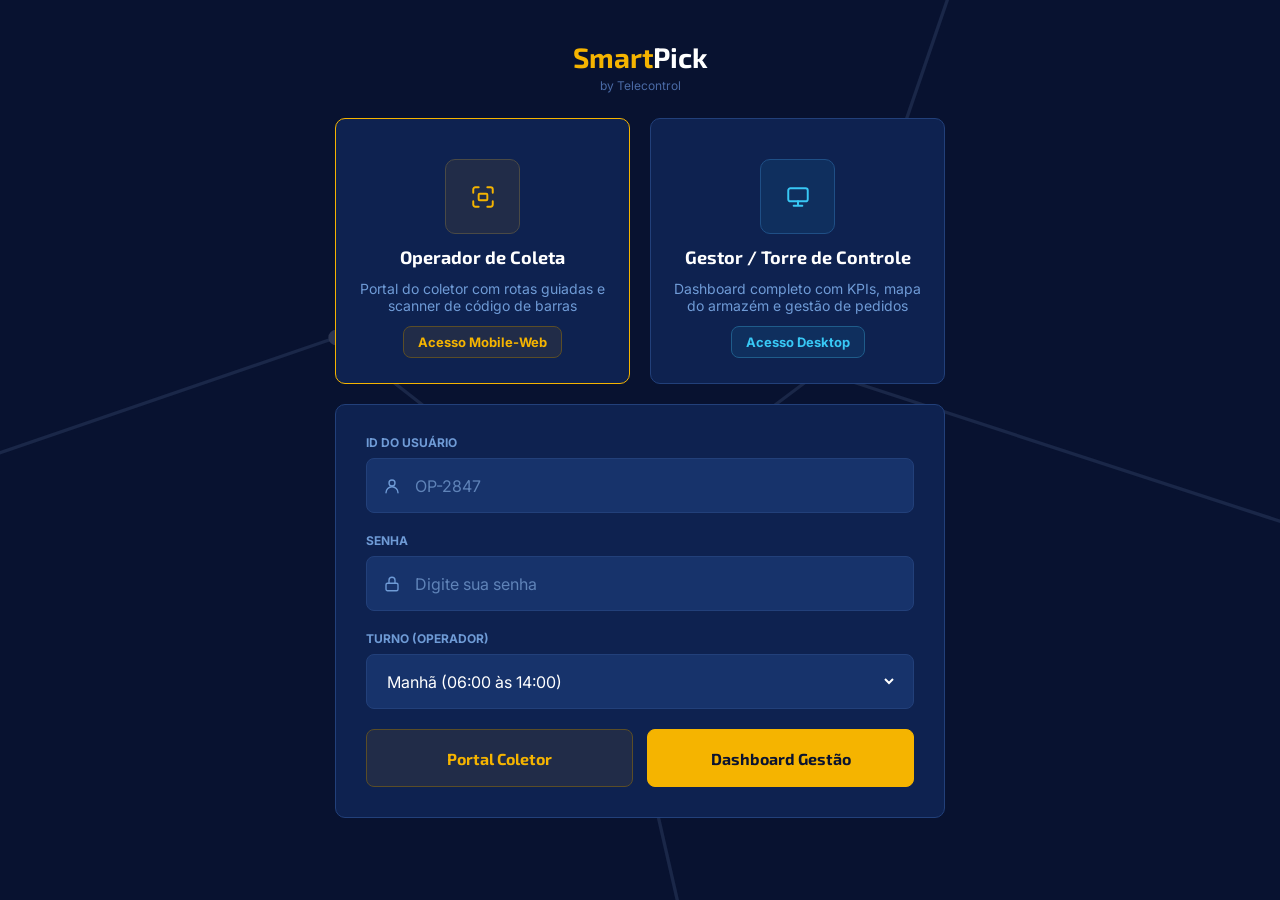
<file: index.html>
<!DOCTYPE html>
<html lang="pt-BR">
<head>
  <meta charset="UTF-8">
  <meta name="viewport" content="width=device-width, initial-scale=1">
  <title>Acesso ao sistema</title>
  <link rel="preconnect" href="https://fonts.googleapis.com">
  <link rel="preconnect" href="https://fonts.gstatic.com" crossorigin>
  <link href="https://fonts.googleapis.com/css2?family=Exo+2:wght@700;800&family=Inter:wght@400;500;600&display=swap" rel="stylesheet">
  <link rel="stylesheet" href="style.css">
</head>
<body>
  <div class="bg" aria-hidden="true">
    <svg viewBox="0 0 1200 800" preserveAspectRatio="xMidYMid slice">
      <g stroke="currentColor" stroke-width="3" fill="none">
        <path d="M-20 420 L330 300"/><path d="M330 300 L560 480"/>
        <path d="M560 480 L760 330"/><path d="M760 330 L880 -20"/>
        <path d="M560 480 L640 830"/><path d="M760 330 L1220 480"/>
      </g>
      <g fill="#2b3552"><circle cx="760" cy="330" r="11"/><circle cx="330" cy="300" r="7"/><circle cx="560" cy="480" r="7"/></g>
    </svg>
  </div>

  <main class="wrap">
    <div class="marca"><h1><span>Smart</span>Pick</h1><small>by Telecontrol</small></div>

    <section class="roles" aria-label="Tipo de acesso">
      <button type="button" class="role role--gold is-active" data-role="operador" aria-pressed="true">
        <span class="role__icon">
          <svg viewBox="0 0 24 24" width="26" height="26" fill="none" stroke="currentColor" stroke-width="1.8" stroke-linecap="round" stroke-linejoin="round"><path d="M3 8V5a2 2 0 0 1 2-2h3M16 3h3a2 2 0 0 1 2 2v3M21 16v3a2 2 0 0 1-2 2h-3M8 21H5a2 2 0 0 1-2-2v-3"/><rect x="8" y="9" width="8" height="6" rx="1"/></svg>
        </span>
        <h2>Operador de Coleta</h2>
        <p>Portal do coletor com rotas guiadas e scanner de código de barras</p>
        <span class="tag">Acesso Mobile-Web</span>
      </button>

      <button type="button" class="role role--cyan" data-role="gestor" aria-pressed="false">
        <span class="role__icon">
          <svg viewBox="0 0 24 24" width="26" height="26" fill="none" stroke="currentColor" stroke-width="1.8" stroke-linecap="round" stroke-linejoin="round"><rect x="3" y="4" width="18" height="12" rx="2"/><path d="M8 20h8M12 16v4"/></svg>
        </span>
        <h2>Gestor / Torre de Controle</h2>
        <p>Dashboard completo com KPIs, mapa do armazém e gestão de pedidos</p>
        <span class="tag">Acesso Desktop</span>
      </button>
    </section>

    <form id="loginForm" class="panel" novalidate>
      <div class="field">
        <label for="usuario">ID do usuário</label>
        <div class="input">
          <svg viewBox="0 0 24 24" width="18" height="18" fill="none" stroke="currentColor" stroke-width="1.8" stroke-linecap="round" stroke-linejoin="round"><circle cx="12" cy="8" r="4"/><path d="M4 21a8 8 0 0 1 16 0"/></svg>
          <input id="usuario" type="text" placeholder="OP-2847" autocomplete="username" required>
        </div>
      </div>

      <div class="field">
        <label for="senha">Senha</label>
        <div class="input">
          <svg viewBox="0 0 24 24" width="18" height="18" fill="none" stroke="currentColor" stroke-width="1.8" stroke-linecap="round" stroke-linejoin="round"><rect x="4" y="11" width="16" height="10" rx="2"/><path d="M8 11V7a4 4 0 0 1 8 0v4"/></svg>
          <input id="senha" type="password" placeholder="Digite sua senha" autocomplete="current-password" required>
        </div>
      </div>

      <div class="field" id="turnoField">
        <label for="turno">Turno (operador)</label>
        <div class="input input--select">
          <select id="turno">
            <option>Manhã (06:00 às 14:00)</option>
            <option>Tarde (14:00 às 22:00)</option>
            <option>Noite (22:00 às 06:00)</option>
          </select>
        </div>
      </div>

      <p id="erro" class="erro" role="alert" hidden></p>

      <div class="actions">
        <button type="submit" class="btn btn--ghost" data-destino="operador">Portal Coletor</button>
        <button type="submit" class="btn btn--primary" data-destino="gestor">Dashboard Gestão</button>
      </div>
    </form>
  </main>

  <script src="script.js"></script>
</body>
</html>
</file>
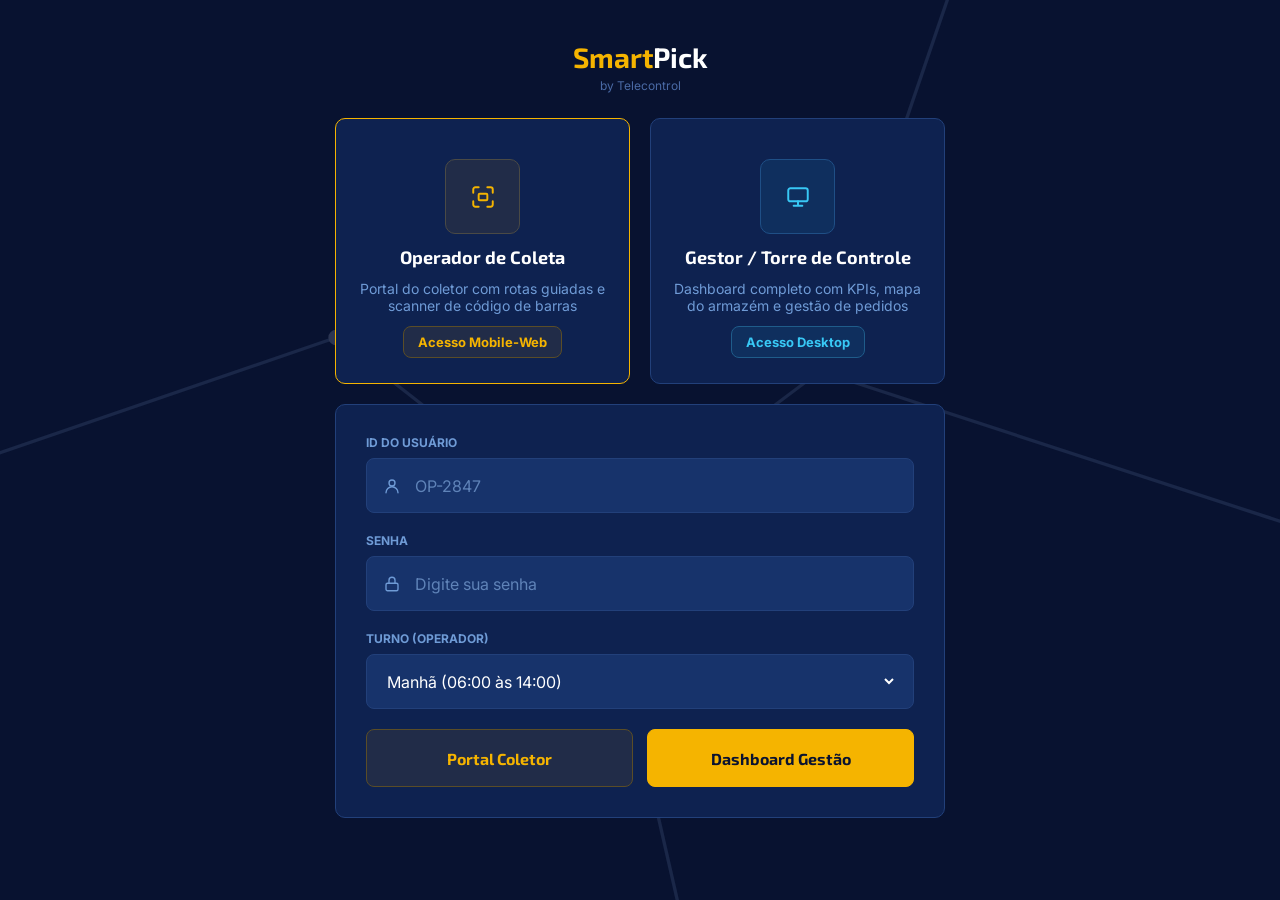
<file: catalogo.html>
<!DOCTYPE html>
<html lang="pt-BR">
<head>
  <meta charset="UTF-8">
  <meta name="viewport" content="width=device-width, initial-scale=1">
  <title>Catálogo SKU - SmartPick</title>
  <link href="https://fonts.googleapis.com/css2?family=Exo+2:wght@700;800&family=Inter:wght@400;500;600&family=JetBrains+Mono:wght@400;700&display=swap" rel="stylesheet">
  <link rel="stylesheet" href="catalogo.css">
  <link rel="stylesheet" href="modal.css">
</head>
<body>

  <aside class="sidebar" id="menu"></aside>

  <div class="principal">

    <header class="topo">
      <h2>Catálogo SKU</h2>
      <div>
        <span id="data"></span>
        <span class="status">Sistema ativo</span>
      </div>
    </header>

    <div class="conteudo">

      <section class="lista">
        <div class="lista-topo">
          <h3>Catálogo SKUs <span class="contador" id="contador"></span></h3>
          <input type="text" id="busca" placeholder="Buscar código, nome ou categoria...">
          <div class="filtros" id="filtros"></div>
        </div>
        <div id="itens"></div>
        <div class="paginas">
          <button id="btnAnterior" onclick="mudarPagina(-1)">Anterior</button>
          <span id="pagina"></span>
          <button id="btnProxima" onclick="mudarPagina(1)">Próxima</button>
        </div>
      </section>

      <section class="detalhe">
        <div class="detalhe-topo">
          <div>
            <p class="codigo" id="d-codigo"></p>
            <h2 id="d-nome"></h2>
            <p class="categoria" id="d-categoria"></p>
          </div>
          <div class="botoes">
            <button class="btn-editar" id="btnExcluir">Excluir</button>
            <button class="btn-editar" id="btnEditar">Editar</button>
            <button class="btn-editar" id="btnPrateleira">Prateleira</button>
            <button class="btn-salvar" id="btnNovo">+ Novo</button>
          </div>
        </div>

        <div class="nivel" id="d-nivel"></div>

        <div class="grade">
          <div class="caixa">
            <h4>DIMENSÕES E PESO</h4>
            <div class="medidas">
              <div><b id="d-comp"></b><span>Comprimento</span></div>
              <div><b id="d-larg"></b><span>Largura</span></div>
              <div><b id="d-alt"></b><span>Altura</span></div>
              <div><b id="d-peso"></b><span>Peso</span></div>
            </div>
          </div>

          <div class="caixa">
            <h4>LOCALIZAÇÃO</h4>
            <small>Zona</small>
            <p class="zona" id="d-zona"></p>
            <small>Endereço</small>
            <p class="endereco" id="d-endereco"></p>
            <div class="etiquetas" id="d-etiquetas"></div>
          </div>

          <div class="caixa">
            <h4>CÓDIGO DE BARRAS (EAN-13)</h4>
            <div class="barras" id="d-barras"></div>
            <p class="ean" id="d-ean"></p>
          </div>

          <div class="caixa">
            <h4>NÍVEL DE ESTOQUE</h4>
            <p class="qtd" id="d-qtd"></p>
            <div class="estoque-linha">
              <span>unidades</span>
              <span>Mínimo: <b id="d-min"></b></span>
            </div>
            <div class="barra-fundo"><div class="barra-cheia" id="d-barra"></div></div>
          </div>
        </div>
      </section>
    </div>
  </div>

  <div class="modal-fundo" id="modalFundo" hidden>
    <form class="modal" id="formProduto" novalidate>
      <h3 id="modalTitulo">Editar produto</h3>
      <div class="modal-grade">
        <div><label for="f-codigo">Código (SKU)</label><input id="f-codigo" maxlength="20"></div>
        <div><label for="f-categoria">Categoria</label><input id="f-categoria" maxlength="50"></div>
        <div class="inteiro"><label for="f-descricao">Nome</label><input id="f-descricao" maxlength="100"></div>
        <div><label for="f-quantidade">Quantidade</label><input id="f-quantidade" type="number" min="0"></div>
        <div><label for="f-minimo">Estoque mínimo</label><input id="f-minimo" type="number" min="0"></div>
        <div><label for="f-peso">Peso (kg)</label><input id="f-peso" type="number" step="0.01" min="0"></div>
        <div><label for="f-ean">EAN (13 números)</label><input id="f-ean" maxlength="13"></div>
        <div><label for="f-comp">Comprimento (cm)</label><input id="f-comp" type="number" step="0.01" min="0"></div>
        <div><label for="f-larg">Largura (cm)</label><input id="f-larg" type="number" step="0.01" min="0"></div>
        <div><label for="f-alt">Altura (cm)</label><input id="f-alt" type="number" step="0.01" min="0"></div>
      </div>
      <p class="modal-erro" id="modalErro" hidden></p>
      <div class="modal-botoes">
        <span class="espaco"></span>
        <button type="button" class="btn-modal-cancelar" id="btnCancelar">Cancelar</button>
        <button type="submit" class="btn-modal-salvar" id="btnSalvarProduto">Salvar</button>
      </div>
    </form>
  </div>

  <!-- Prateleira do produto: associar, mudar ou deixar sem -->
  <div class="modal-fundo" id="modalPrateleira" hidden>
    <form class="modal" id="formPrateleira" novalidate>
      <h3 id="prateleiraTitulo"></h3>
      <p class="modal-texto" id="prateleiraAtual"></p>
      <div class="modal-grade">
        <div><label for="a-prateleira">Prateleira</label><select id="a-prateleira"></select></div>
        <div><label for="a-zona">Zona</label><input id="a-zona" disabled></div>
        <div><label for="a-nivel">Nível</label><select id="a-nivel"></select></div>
        <div><label for="a-posicao">Posição</label><select id="a-posicao"></select></div>
      </div>
      <p class="modal-texto novo-endereco" id="a-endereco"></p>
      <p class="modal-erro" id="prateleiraErro" hidden></p>
      <div class="modal-botoes">
        <button type="button" class="btn-modal-excluir" id="btnSemPrateleira">Deixar sem prateleira</button>
        <span class="espaco"></span>
        <button type="button" class="btn-modal-cancelar" id="btnCancelarPrateleira">Cancelar</button>
        <button type="submit" class="btn-modal-salvar">Salvar</button>
      </div>
    </form>
  </div>

  <script src="menu.js"></script>
  <script src="catalogo.js"></script>
</body>
</html>
</file>
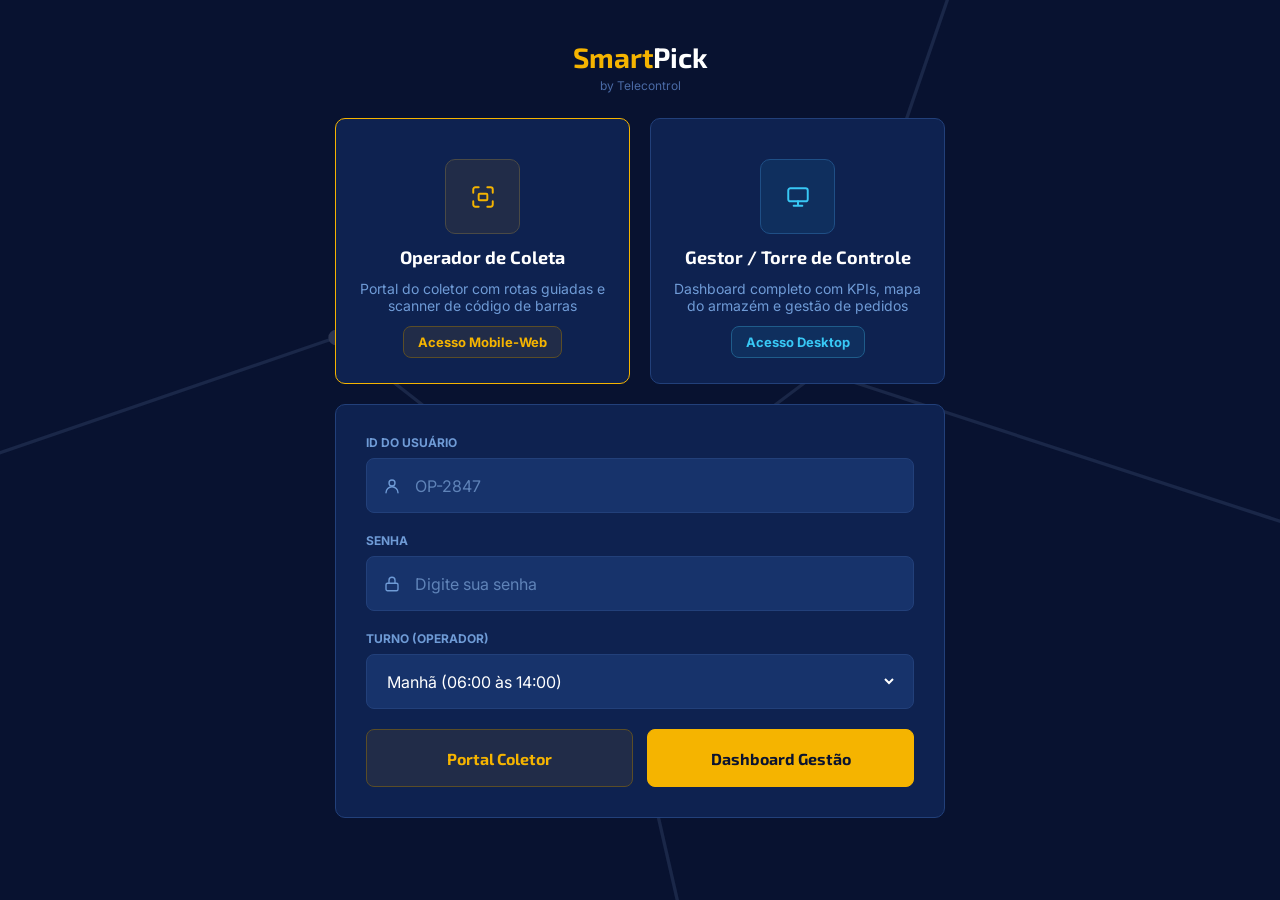
<file: coletor.html>
<!DOCTYPE html>
<html lang="pt-BR">
<head>
  <meta charset="UTF-8">
  <meta name="viewport" content="width=device-width, initial-scale=1">
  <title>Portal do Coletor - SmartPick</title>
  <link href="https://fonts.googleapis.com/css2?family=Exo+2:wght@700;800&family=Inter:wght@400;500;600&family=JetBrains+Mono:wght@400;700&display=swap" rel="stylesheet">
  <link rel="stylesheet" href="app.css">
</head>
<body>
  <div class="principal">
    <header class="topo">
      <h2><span class="amarelo">Smart</span>Pick · Portal do Coletor</h2>
      <div><span id="nomeColetor"></span><a href="index.html" class="sair-topo" onclick="sessionStorage.clear()">Sair</a></div>
    </header>

    <main class="pagina portal">
      <h4 class="portal-titulo">MEU PEDIDO</h4>
      <div class="card" id="meuPedido"></div>
      <p class="modal-erro" id="erro" hidden></p>

      <h4 class="portal-titulo">PEDIDOS PENDENTES</h4>
      <div id="pendentes"></div>
    </main>
  </div>

  <script src="coletor.js"></script>
</body>
</html>
</file>
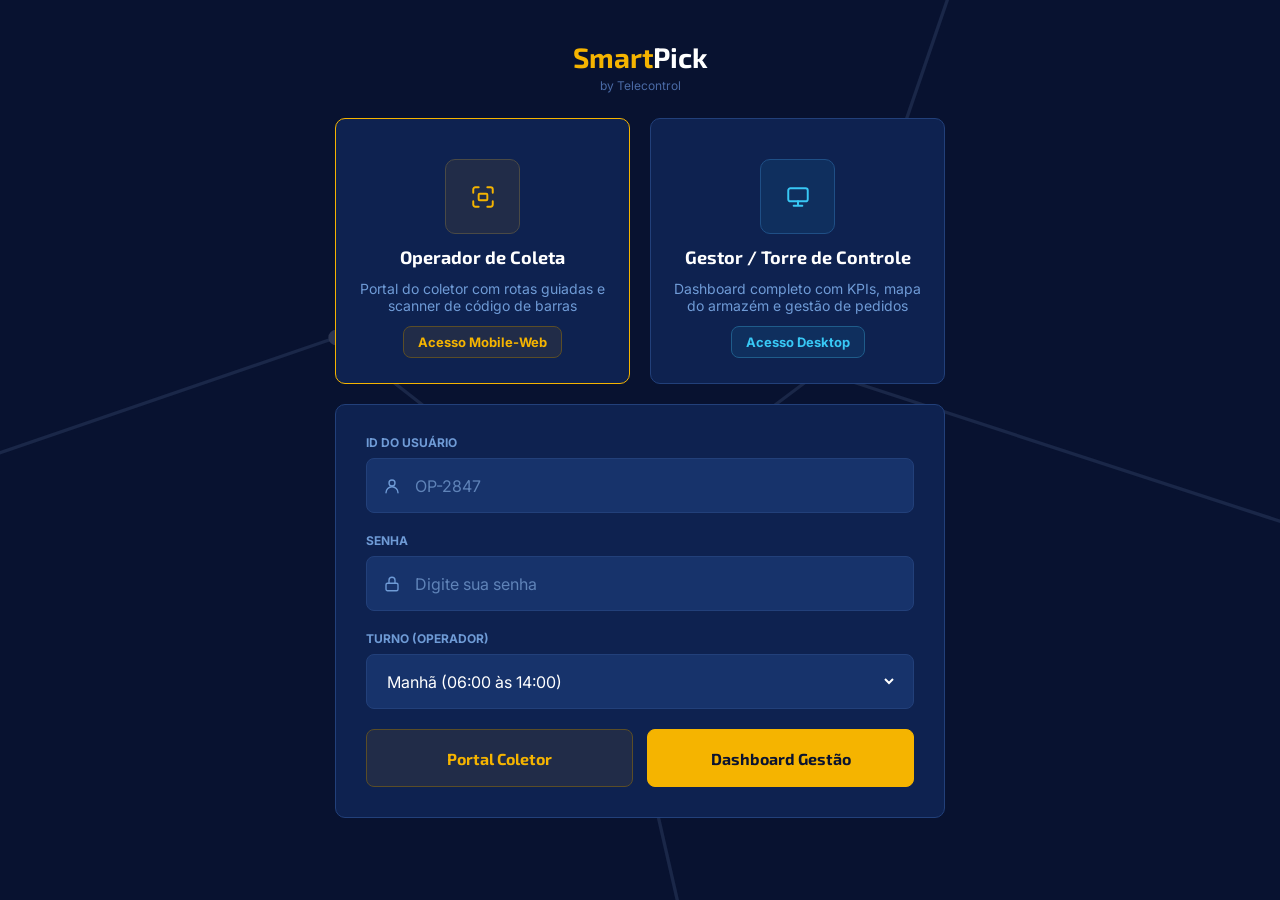
<file: mapa.html>
<!DOCTYPE html>
<html lang="pt-BR">
<head>
  <meta charset="UTF-8">
  <meta name="viewport" content="width=device-width, initial-scale=1">
  <title>Mapa do Armazém - SmartPick</title>
  <link href="https://fonts.googleapis.com/css2?family=Exo+2:wght@700;800&family=Inter:wght@400;500;600&family=JetBrains+Mono:wght@400;700&display=swap" rel="stylesheet">
  <link rel="stylesheet" href="app.css">
  <link rel="stylesheet" href="modal.css">
</head>
<body>
  <aside class="sidebar" id="menu"></aside>

  <div class="principal">
    <header class="topo">
      <h2>Mapa do Armazém</h2>
      <div><span id="data"></span><span class="status">Sistema ativo</span></div>
    </header>

    <main class="pagina">
      <div class="mapa-tela">

        <div class="rota">
          <h4>PEDIDOS EM COLETA</h4>
          <div id="listaColetores"></div>

          <h4 style="margin-top:20px">PADRÃO DO ARMAZÉM</h4>
          <div class="card padrao">
            <p><b>Nível 1 (chão)</b> produtos pesados e volumosos</p>
            <p><b>Nível 2</b> produtos médios e leves</p>
            <p><b>Nível 3</b> só produtos leves</p>
            <p class="padrao-regra"><span class="selo-acesso empilhadeira">Empilhadeira</span> nível 3, posição restrita ou produto com 20 kg ou mais</p>
            <p class="padrao-regra"><span class="selo-acesso manual">Manual</span> todo o resto</p>
          </div>
        </div>

        <div class="planta-area">
          <div class="cabeca">
            <div>
              <h1>Planta do Armazém</h1>
              <p class="sub" id="subtitulo">Carregando...</p>
            </div>
            <div class="legenda">
              <span><i style="background:#17336b;border:1px solid #3d68b8"></i>Prateleira</span>
              <span><i style="background:#0c1c44"></i>Corredor largo</span>
              <span><i style="background:#0c1c44;height:4px;vertical-align:middle"></i>Passagem estreita (só a pé)</span>
            </div>
          </div>

          <div class="planta-linha">
          <div class="card planta-caixa"><div id="planta"></div></div>

          <div class="stats4">
            <div class="card"><b id="s-total"></b><small>Posições</small></div>
            <div class="card"><b id="s-ocupadas"></b><small>Ocupadas</small></div>
            <div class="card"><b id="s-livres"></b><small>Livres</small></div>
            <div class="card"><b id="s-empilhadeira"></b><small>Produtos que pedem empilhadeira</small></div>
          </div>
          </div>

          <div class="card itens-caixa">
            <div class="itens-topo">
              <h3>Todos os itens do armazém</h3>
              <input type="text" id="busca" placeholder="Buscar produto, categoria ou posição...">
            </div>
            <table class="itens-tabela">
              <thead><tr><th>Código</th><th>Produto</th><th>Categoria</th><th>Posição</th><th>Peso</th><th>Qtd.</th><th>Acesso</th></tr></thead>
              <tbody id="itens"></tbody>
            </table>
            <div class="paginas-itens">
              <button class="btn-azul" id="btnAnterior" onclick="mudarPagina(-1)">Anterior</button>
              <span id="paginaTexto"></span>
              <button class="btn-azul" id="btnProxima" onclick="mudarPagina(1)">Próxima</button>
            </div>
          </div>
        </div>
      </div>
    </main>
  </div>

  <!-- Janela da prateleira, vista de frente -->
  <div class="modal-fundo" id="modalPrateleira" hidden>
    <div class="modal">
      <h3 id="prateleiraTitulo"></h3>
      <div id="prateleiraDesenho"></div>
      <div class="modal-botoes">
        <span class="espaco"></span>
        <button type="button" class="btn-modal-cancelar" onclick="fecharJanelas()">Fechar</button>
      </div>
    </div>
  </div>

  <!-- Janela do coletor, com os produtos e o caminho do pedido -->
  <div class="modal-fundo" id="modalColetor" hidden>
    <div class="modal grande">
      <h3 id="coletorTitulo"></h3>
      <p class="sub" id="coletorResumo"></p>
      <div class="coletor-janela">
        <div id="coletorPlanta"></div>
        <div id="coletorParadas"></div>
      </div>
      <div class="modal-botoes">
        <span class="espaco"></span>
        <button type="button" class="btn-modal-cancelar" onclick="fecharJanelas()">Fechar</button>
      </div>
    </div>
  </div>

  <script src="menu.js"></script>
  <script src="mapa.js"></script>
</body>
</html>
</file>
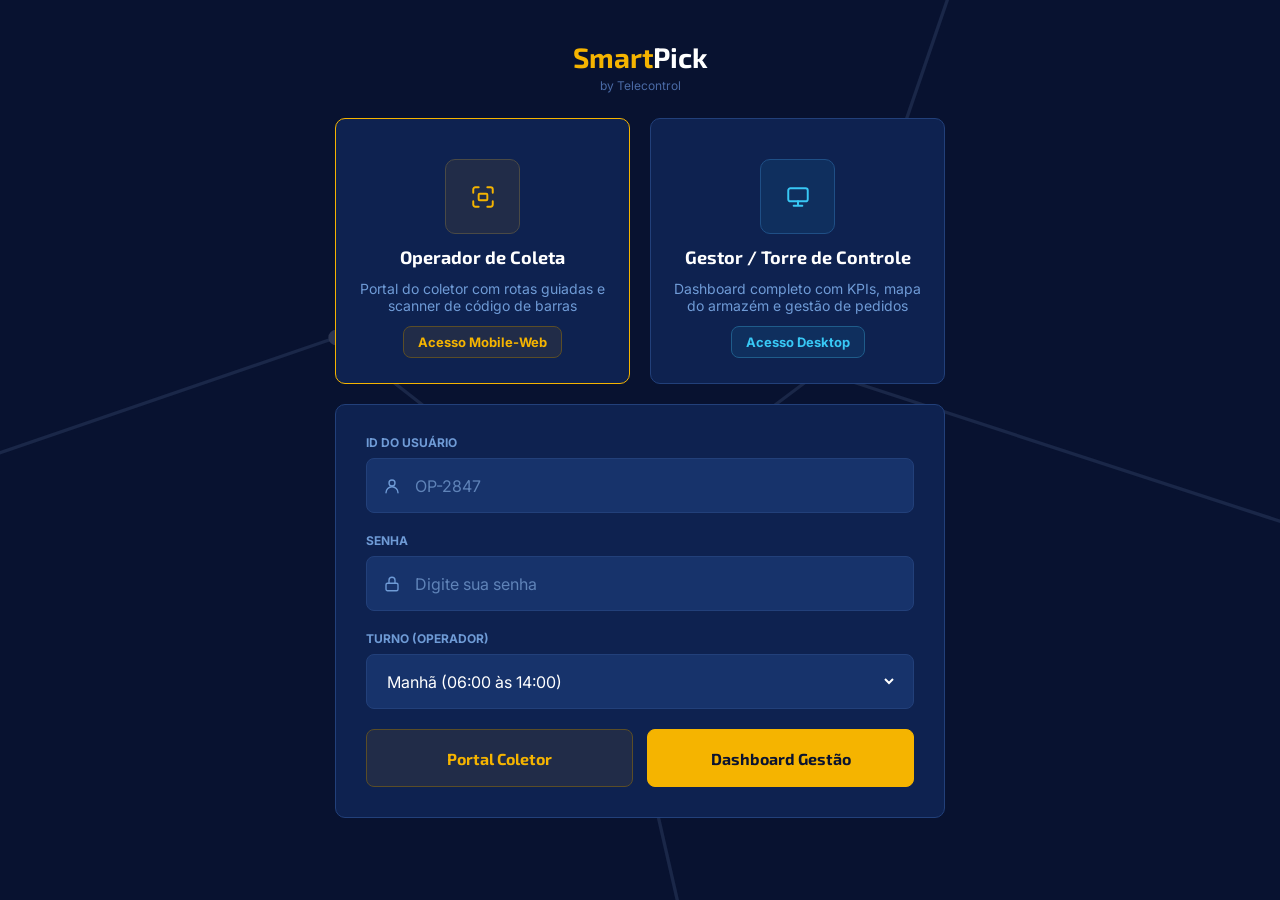
<file: overview.html>
<!DOCTYPE html>
<html lang="pt-BR">
<head>
  <meta charset="UTF-8">
  <meta name="viewport" content="width=device-width, initial-scale=1">
  <title>Overview - SmartPick</title>
  <link href="https://fonts.googleapis.com/css2?family=Exo+2:wght@700;800&family=Inter:wght@400;500;600&family=JetBrains+Mono:wght@400;700&display=swap" rel="stylesheet">
  <link rel="stylesheet" href="app.css">
</head>
<body>
  <aside class="sidebar" id="menu"></aside>

  <div class="principal">
    <header class="topo">
      <h2>Overview</h2>
      <div><span id="data"></span><span class="status">Sistema ativo</span></div>
    </header>

    <main class="pagina">
      <div class="cabeca">
        <div>
          <h1>Torre de Controle</h1>
          <p class="sub" id="subtitulo">Carregando...</p>
        </div>
      </div>

      <div class="kpis">
        <div class="card kpi"><small>PICK RATE</small><em>+18%</em><b>247/h</b><span>Peças por hora · média turno</span></div>
        <div class="card kpi"><small>EFICIÊNCIA DE ROTA</small><em>+34%</em><b>91%</b><span>vs. 57% antes do SmartPick</span></div>
        <div class="card kpi"><small>ACURÁCIA</small><b>99.9%</b><span id="k-acuracia">— pedidos · 0 erros hoje</span></div>
        <div class="card kpi"><small>PEDIDOS ATIVOS</small><b id="k-ativos">—</b><span id="k-ativos-detalhe"></span></div>
      </div>

      <div class="duas-colunas col-graficos">
        <div class="card grafico">
          <div class="grafico-topo"><div><h3>Pick Rate por Hora</h3><p class="sub">Turno atual · peças/hora</p></div><b>263</b></div>
          <svg id="grafico1" viewBox="0 0 600 200" preserveAspectRatio="none"></svg>
          <div class="eixo" id="eixo1"></div>
        </div>
        <div class="card grafico">
          <div class="grafico-topo"><div><h3>Eficiência de Rota</h3><p class="sub">Antes e após implantação</p></div></div>
          <svg id="grafico2" viewBox="0 0 600 200" preserveAspectRatio="none"></svg>
          <div class="eixo" id="eixo2"></div>
        </div>
      </div>

      <div class="duas-colunas col-baixo">
        <div class="card"><h3>Ocupação por Prateleira</h3><div id="zonas"></div></div>
        <div class="card"><h3>Atividade Recente</h3><ul class="atividade" id="atividade"></ul></div>
      </div>
    </main>
  </div>

  <script src="menu.js"></script>
  <script src="overview.js"></script>
</body>
</html>
</file>
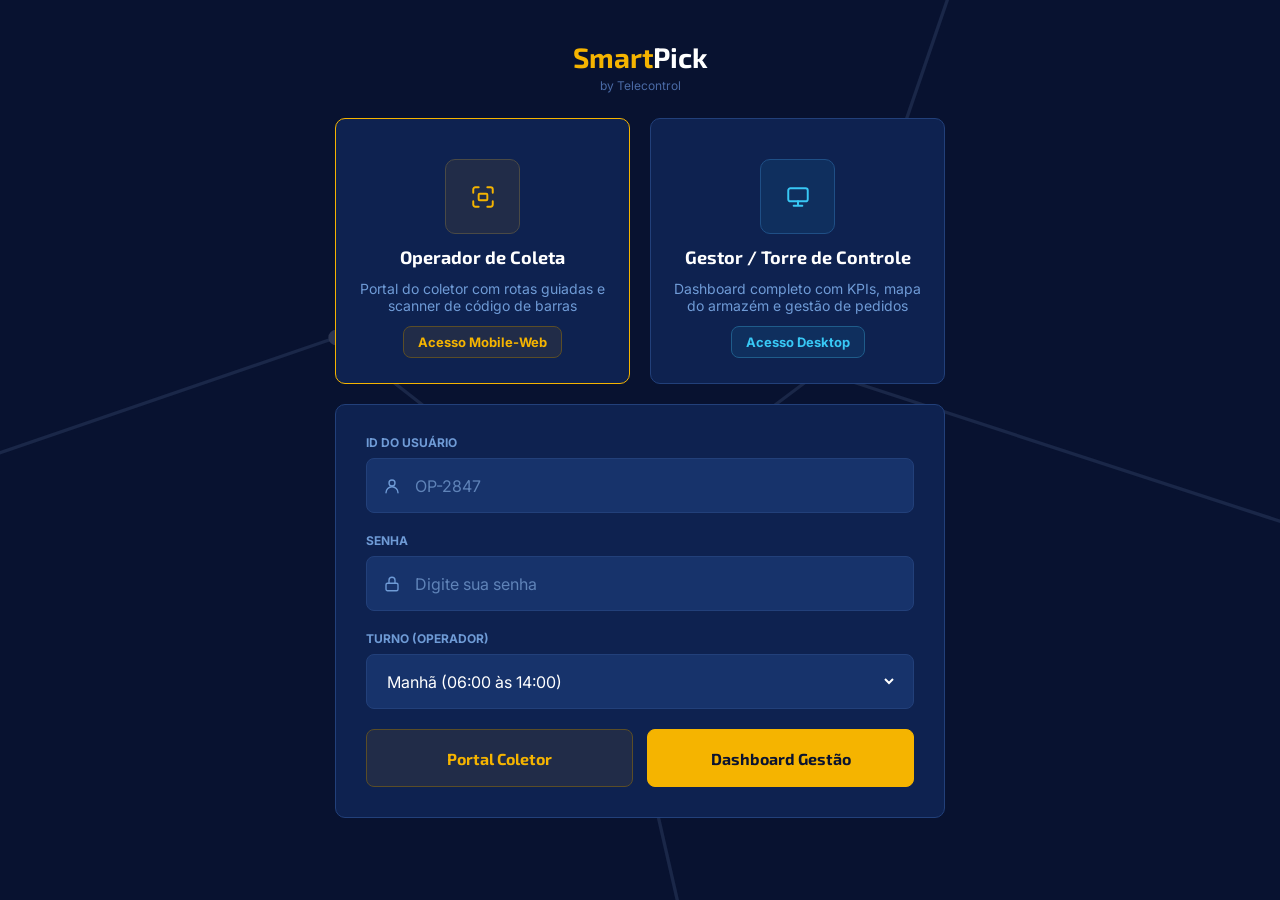
<file: pedidos.html>
<!DOCTYPE html>
<html lang="pt-BR">
<head>
  <meta charset="UTF-8">
  <meta name="viewport" content="width=device-width, initial-scale=1">
  <title>Pedidos - SmartPick</title>
  <link href="https://fonts.googleapis.com/css2?family=Exo+2:wght@700;800&family=Inter:wght@400;500;600&family=JetBrains+Mono:wght@400;700&display=swap" rel="stylesheet">
  <link rel="stylesheet" href="app.css">
  <link rel="stylesheet" href="modal.css">
</head>
<body>
  <aside class="sidebar" id="menu"></aside>

  <div class="principal">
    <header class="topo">
      <h2>Pedidos</h2>
      <div><span id="data"></span><span class="status">Sistema ativo</span></div>
    </header>

    <main class="pagina">
      <div class="cabeca">
        <div>
          <h1>Gestão de Pedidos</h1>
          <p class="sub">Atualizado agora</p>
        </div>
        <div class="acoes">
          <button class="btn-azul" id="btnExcluir" disabled>Excluir</button>
          <button class="btn-azul" id="btnEditar" disabled>Editar</button>
          <button class="btn-amarelo" id="btnNovo">+ Novo Pedido</button>
        </div>
      </div>

      <div class="resumo">
        <div class="card"><b id="r-total"></b><span>Total hoje</span></div>
        <div class="card"><b id="r-concluidos"></b><span>Concluídos</span></div>
        <div class="card"><b id="r-andamento"></b><span>Em Andamento</span></div>
        <div class="card"><b id="r-pendentes"></b><span>Pendentes</span></div>
      </div>

      <p class="prioridades">
        <span class="chip p-P1">P1 · Urgente</span> sai primeiro
        <span class="chip p-P2">P2 · Normal</span> sai no mesmo dia
        <span class="chip p-P3">P3 · Baixa</span> pode esperar
      </p>

      <div class="filtros" id="filtros">
        <input type="text" id="busca" placeholder="Buscar pedido ou cliente...">
        <button class="ativo">Todos</button>
        <button>Em Andamento</button>
        <button>Iniciado</button>
        <button>Pendente</button>
        <button>Concluído</button>
      </div>

      <div class="tabela-caixa">
        <table>
          <thead>
            <tr><th></th><th>PEDIDO</th><th>CLIENTE</th><th>ITENS</th><th>PESO</th><th>PRIORIDADE</th><th>COLETOR</th><th>STATUS</th><th>PREVISTO</th><th>PROGRESSO</th></tr>
          </thead>
          <tbody id="corpo"></tbody>
        </table>
      </div>

      <div class="rodape-tabela">
        <span id="contagem"></span>
        <div class="paginas" id="paginas"></div>
      </div>
    </main>
  </div>

  <!-- Detalhes do pedido: abre ao clicar na linha -->
  <div class="modal-fundo" id="modalDetalhe" hidden>
    <div class="modal media">
      <h3 id="detalheTitulo"></h3>
      <div id="detalheDados"></div>
      <table class="itens-tabela">
        <thead><tr><th>Código</th><th>Produto</th><th>Qtd.</th><th>Posição</th><th>Peso</th><th>Situação</th></tr></thead>
        <tbody id="detalheItens"></tbody>
      </table>
      <div class="modal-botoes">
        <span class="espaco"></span>
        <button type="button" class="btn-modal-cancelar" onclick="fecharJanelas()">Fechar</button>
      </div>
    </div>
  </div>

  <!-- Escolha do que editar -->
  <div class="modal-fundo" id="modalEscolha" hidden>
    <div class="modal pequena">
      <h3 id="escolhaTitulo"></h3>
      <div class="escolhas">
        <button type="button" class="btn-azul" onclick="abrirDados(selecionado)">Editar dados<small>Cliente, prioridade e horário</small></button>
        <button type="button" class="btn-azul" onclick="abrirProdutos(selecionado)">Editar produtos<small>Produtos e quantidades</small></button>
      </div>
      <div class="modal-botoes">
        <span class="espaco"></span>
        <button type="button" class="btn-modal-cancelar" onclick="fecharJanelas()">Cancelar</button>
      </div>
    </div>
  </div>

  <!-- Dados do pedido (novo ou edição). Status e coletor mudam sozinhos pela coleta. -->
  <div class="modal-fundo" id="modalDados" hidden>
    <form class="modal" id="formDados" novalidate>
      <h3 id="dadosTitulo">Novo pedido</h3>
      <div class="modal-grade">
        <div class="inteiro"><label for="f-cliente">Cliente</label><input id="f-cliente" maxlength="100"></div>
        <div><label for="f-prioridade">Prioridade</label>
          <select id="f-prioridade">
            <option value="P1">P1 · Urgente</option>
            <option value="P2">P2 · Normal</option>
            <option value="P3">P3 · Baixa</option>
          </select></div>
        <div><label for="f-eta">Horário previsto</label><input id="f-eta" type="time"></div>
      </div>
      <p class="modal-erro" id="dadosErro" hidden></p>
      <div class="modal-botoes">
        <span class="espaco"></span>
        <button type="button" class="btn-modal-cancelar" onclick="fecharJanelas()">Cancelar</button>
        <button type="submit" class="btn-modal-salvar" id="btnSalvarDados">Salvar</button>
      </div>
    </form>
  </div>

  <!-- Produtos do pedido -->
  <div class="modal-fundo" id="modalProdutos" hidden>
    <div class="modal media">
      <h3 id="produtosTitulo"></h3>
      <h4 class="modal-secao">PRODUTOS DO PEDIDO</h4>
      <table class="itens-tabela fixa">
        <thead><tr><th>Código</th><th>Produto</th><th>Estoque</th><th>Qtd.</th><th></th></tr></thead>
        <tbody id="produtosLista"></tbody>
      </table>

      <h4 class="modal-secao">ADICIONAR PRODUTO</h4>
      <input id="p-busca" type="text" placeholder="Buscar por código, nome ou categoria...">
      <table class="itens-tabela fixa">
        <thead><tr><th>Código</th><th>Produto</th><th>Categoria</th><th>Estoque</th><th></th></tr></thead>
        <tbody id="catalogoLista"></tbody>
      </table>
      <div class="paginas-itens">
        <button type="button" class="btn-azul" id="btnCatAnterior" onclick="mudarPaginaCatalogo(-1)">Anterior</button>
        <span id="catPagina"></span>
        <button type="button" class="btn-azul" id="btnCatProxima" onclick="mudarPaginaCatalogo(1)">Próxima</button>
      </div>
      <p class="modal-erro" id="produtosErro" hidden></p>
      <div class="modal-botoes">
        <span class="espaco"></span>
        <button type="button" class="btn-modal-cancelar" onclick="fecharJanelas()">Cancelar</button>
        <button type="button" class="btn-modal-salvar" id="btnSalvarProdutos">Salvar produtos</button>
      </div>
    </div>
  </div>

  <script src="menu.js"></script>
  <script src="pedidos.js"></script>
</body>
</html>
</file>
<file: style.css>
* {
  box-sizing: border-box;
  margin: 0;
}

body {
  min-height: 100vh;
  font-family: 'Inter', Arial, sans-serif;
  color: white;
  background: #081230;
}

.bg {
  position: fixed;
  top: 0;
  left: 0;
  width: 100%;
  height: 100%;
  color: #1a2748;
  z-index: 0;
}

.bg svg {
  width: 100%;
  height: 100%;
}

.wrap {
  position: relative;
  z-index: 1;
  max-width: 650px;
  margin: 0 auto;
  padding: 40px 20px;
}

.marca {
  margin-bottom: 24px;
  text-align: center;
}

.marca h1 {
  font-family: 'Exo 2', Arial, sans-serif;
  font-size: 28px;
}

.marca h1 span {
  color: #f5b400;
}

.marca small {
  font-size: 12px;
  color: #4a6aa5;
}

.roles {
  display: flex;
  gap: 20px;
  margin-bottom: 20px;
}

.role {
  flex: 1;
  display: flex;
  flex-direction: column;
  align-items: center;
  gap: 12px;
  padding: 40px 20px 25px 20px;
  text-align: center;
  color: white;
  font-family: inherit;
  cursor: pointer;
  background: #0e2250;
  border: 1px solid #22407a;
  border-radius: 10px;
}

.role:hover {
  border-color: #6f9bd6;
}

.role h2 {
  font-family: 'Exo 2', Arial, sans-serif;
  font-size: 18px;
}

.role p {
  font-size: 14px;
  color: #6f9bd6;
}

.role__icon {
  width: 75px;
  height: 75px;
  display: flex;
  align-items: center;
  justify-content: center;
  border-radius: 10px;
  border: 1px solid;
}

.tag {
  margin-top: auto;
  padding: 7px 14px;
  font-size: 13px;
  font-weight: bold;
  border-radius: 8px;
  border: 1px solid;
}

.role--gold .role__icon {
  color: #f5b400;
  background: #212c48;
  border-color: #4a4a45;
}

.role--gold .tag {
  color: #f5b400;
  background: #212c48;
  border-color: #5a4d27;
}

.role--cyan .role__icon {
  color: #38c8f5;
  background: #0f2f5e;
  border-color: #1f4f86;
}

.role--cyan .tag {
  color: #38c8f5;
  background: #0f2f5e;
  border-color: #1f5c8a;
}

.role.is-active.role--gold {
  border-color: #f5b400;
}

.role.is-active.role--cyan {
  border-color: #38c8f5;
}

.panel {
  padding: 30px;
  background: #0e2250;
  border: 1px solid #22407a;
  border-radius: 10px;
}

.field {
  margin-bottom: 20px;
}

.field[hidden] {
  display: none;
}

label {
  display: block;
  margin-bottom: 8px;
  font-size: 12px;
  font-weight: bold;
  text-transform: uppercase;
  color: #6f9bd6;
}

.input {
  display: flex;
  align-items: center;
  gap: 12px;
  height: 55px;
  padding: 0 16px;
  color: #6f9bd6;
  background: #17336b;
  border: 1px solid #22407a;
  border-radius: 8px;
}

.input:focus-within {
  border-color: #f5b400;
}

.input input,
.input select {
  flex: 1;
  height: 100%;
  font-family: inherit;
  font-size: 16px;
  color: white;
  background: none;
  border: none;
  outline: none;
}

.input input::placeholder {
  color: #5f83b8;
}

.input select option {
  background: #17336b;
}

.erro {
  margin-bottom: 15px;
  font-size: 14px;
  color: #ff8a8a;
}

.actions {
  display: flex;
  gap: 14px;
}

.btn {
  flex: 1;
  height: 58px;
  font-family: 'Exo 2', Arial, sans-serif;
  font-size: 16px;
  font-weight: bold;
  cursor: pointer;
  border-radius: 8px;
  border: 1px solid;
}

.btn:disabled {
  opacity: 0.6;
}

.btn--ghost {
  color: #f5b400;
  background: #212c48;
  border-color: #5a4d27;
}

.btn--primary {
  color: #0a1330;
  background: #f5b400;
  border-color: #f5b400;
}

.btn:hover {
  opacity: 0.85;
}

@media (max-width: 560px) {
  .roles,
  .actions {
    flex-direction: column;
  }
}
</file>
<file: catalogo.css>
* {
  box-sizing: border-box;
  margin: 0;
}

body {
  display: flex;
  height: 100vh;
  overflow: hidden;
  font-family: 'Inter', Arial, sans-serif;
  color: white;
  background: #07102a;
}

button, input {
  font-family: inherit;
}

.sidebar {
  width: 240px;
  display: flex;
  flex-direction: column;
  background: #060d21;
  border-right: 1px solid #1a2d5c;
}

.logo {
  padding: 25px 20px;
  border-bottom: 1px solid #1a2d5c;
}

.logo h1 {
  font-family: 'Exo 2', Arial, sans-serif;
  font-size: 20px;
}

.logo h1 span {
  color: #f5b400;
}

.logo small {
  color: #4a6aa5;
  font-size: 11px;
}

.menu-titulo {
  padding: 20px 20px 10px 20px;
  font-size: 10px;
  letter-spacing: 1px;
  color: #4a6aa5;
}

nav a {
  display: flex;
  align-items: center;
  gap: 10px;
  margin: 2px 10px;
  padding: 10px 14px;
  font-size: 14px;
  color: #8fb0e0;
  text-decoration: none;
  border-radius: 6px;
}

nav a:hover {
  background: #0e2250;
}

nav a.ativo {
  color: white;
  background: #0e2250;
  box-shadow: inset 3px 0 0 #f5b400;
}

nav a.ativo svg {
  color: #f5b400;
}

.usuario {
  display: flex;
  gap: 10px;
  align-items: center;
  margin: auto 20px 0 20px;
  padding-top: 15px;
  border-top: 1px solid #1a2d5c;
}

.avatar {
  width: 34px;
  height: 34px;
  display: flex;
  align-items: center;
  justify-content: center;
  font-weight: bold;
  color: #f5b400;
  background: #17336b;
  border-radius: 50%;
}

.usuario strong {
  display: block;
  font-size: 13px;
}

.usuario small {
  font-size: 11px;
  color: #5b8fd6;
}

.coletores {
  margin: 12px 20px 15px 20px;
  font-size: 11px;
  color: #8fb0e0;
}

.coletores::before, .status::before {
  content: '';
  display: inline-block;
  width: 6px;
  height: 6px;
  margin-right: 6px;
  vertical-align: middle;
  background: #10d9a0;
  border-radius: 50%;
}

.principal {
  flex: 1;
  display: flex;
  flex-direction: column;
  min-width: 0;
}

.topo {
  height: 52px;
  display: flex;
  justify-content: space-between;
  align-items: center;
  padding: 0 24px;
  background: #060d21;
  border-bottom: 1px solid #1a2d5c;
}

.topo h2 {
  font-family: 'Exo 2', Arial, sans-serif;
  font-size: 15px;
}

.topo div {
  font-size: 12px;
  color: #6f9bd6;
}

.status {
  margin-left: 16px;
  font-size: 12px;
  color: #8fb0e0;
}

.conteudo {
  flex: 1;
  display: flex;
  min-height: 0;
}

.lista {
  width: 340px;
  display: flex;
  flex-direction: column;
  background: #08142f;
  border-right: 1px solid #1a2d5c;
}

#itens {
  flex: 1;
  overflow-y: auto;
}

.lista-topo {
  padding: 22px 16px 16px 16px;
  border-bottom: 1px solid #1a2d5c;
}

.lista-topo h3 {
  margin-bottom: 14px;
  font-family: 'Exo 2', Arial, sans-serif;
  font-size: 15px;
}

.contador {
  float: right;
  padding: 2px 8px;
  font-size: 11px;
  color: #6f9bd6;
  background: #17336b;
  border-radius: 5px;
}

#busca {
  width: 100%;
  height: 36px;
  padding: 0 12px;
  color: white;
  background: #17336b;
  border: 1px solid #22407a;
  border-radius: 8px;
  outline: none;
}

#busca:focus {
  border-color: #f5b400;
}

.item {
  margin: 8px;
  padding: 12px;
  cursor: pointer;
  border: 1px solid transparent;
  border-radius: 6px;
}

.item:hover {
  background: #0e2250;
}

.item.ativo {
  background: #0e2250;
  border-color: #f5b400;
}

.item-linha {
  display: flex;
  justify-content: space-between;
  align-items: center;
}

.item-cod {
  font-family: 'JetBrains Mono', monospace;
  font-size: 11px;
  color: #5b8fd6;
}

.item.ativo .item-cod {
  color: #f5b400;
}

.item-nome {
  margin: 5px 0 3px 0;
  font-size: 13px;
  font-weight: bold;
}

.item-cat {
  font-size: 11px;
  color: #5b8fd6;
}

.selo {
  margin-left: 4px;
  padding: 2px 6px;
  font-size: 10px;
  font-weight: bold;
  border-radius: 4px;
}

.selo-GROUND {
  color: #10d9a0;
  background: #0b2b2e;
}

.selo-HIGH {
  color: #ff9a3c;
  background: #2e2218;
}

.selo-BAIXO {
  color: #ff4d6d;
  background: #3a1426;
}

.detalhe {
  flex: 1;
  overflow-y: auto;
  padding: 24px 28px;
  background: #081230;
}

.detalhe-topo {
  display: flex;
  justify-content: space-between;
}

.codigo {
  font-family: 'JetBrains Mono', monospace;
  font-size: 13px;
  color: #f5b400;
}

.detalhe h2 {
  margin: 8px 0;
  font-family: 'Exo 2', Arial, sans-serif;
  font-size: 24px;
}

.categoria {
  font-size: 14px;
  color: #6f9bd6;
}

.botoes button {
  height: 36px;
  padding: 0 18px;
  margin-left: 8px;
  font-weight: bold;
  font-size: 13px;
  cursor: pointer;
  border-radius: 6px;
}

.btn-editar {
  color: #8fb0e0;
  background: #0e2250;
  border: 1px solid #22407a;
}

.btn-salvar {
  color: #0a1330;
  background: #f5b400;
  border: 1px solid #f5b400;
}

.botoes button:hover {
  opacity: 0.85;
}

.nivel {
  display: inline-block;
  margin: 20px 0;
  padding: 10px 16px;
  font-size: 13px;
  border-radius: 8px;
  border: 1px solid;
}

.nivel small {
  display: block;
  margin-top: 2px;
  font-size: 11px;
}

.nivel-GROUND {
  color: #10d9a0;
  background: #0b2b2e;
  border-color: #136b56;
}

.nivel-HIGH {
  color: #ff9a3c;
  background: #2e2218;
  border-color: #7a4a1a;
}

.grade {
  display: grid;
  grid-template-columns: 1fr 1fr;
  gap: 16px;
}

.caixa {
  padding: 20px;
  background: #0e2250;
  border: 1px solid #22407a;
  border-radius: 8px;
}

.caixa h4 {
  margin-bottom: 16px;
  font-size: 11px;
  letter-spacing: 1px;
  color: #6f9bd6;
}

.caixa small {
  font-size: 11px;
  color: #5b8fd6;
}

.medidas {
  display: grid;
  grid-template-columns: 1fr 1fr;
  gap: 8px;
}

.medidas div {
  padding: 14px;
  background: #17336b;
  border-radius: 8px;
}

.medidas b {
  display: block;
  font-family: 'Exo 2', Arial, sans-serif;
  font-size: 17px;
}

.medidas span {
  font-size: 11px;
  color: #6f9bd6;
}

.zona {
  margin: 4px 0 14px 0;
  font-family: 'Exo 2', Arial, sans-serif;
  font-size: 22px;
  font-weight: bold;
  color: #f5b400;
}

.endereco {
  margin-top: 4px;
  font-family: 'JetBrains Mono', monospace;
  font-size: 18px;
  font-weight: bold;
}

.etiquetas {
  margin-top: 14px;
}

.etiquetas span {
  display: inline-block;
  margin-right: 6px;
  padding: 5px 9px;
  font-size: 11px;
  color: #6f9bd6;
  background: #17336b;
  border-radius: 5px;
}

.etiquetas b {
  color: white;
}

.barras {
  display: flex;
  justify-content: center;
  align-items: flex-end;
  height: 40px;
  margin-top: 10px;
}

.barras i {
  display: block;
  height: 100%;
  background: white;
}

.ean {
  margin-top: 8px;
  text-align: center;
  font-family: 'JetBrains Mono', monospace;
  font-size: 12px;
  letter-spacing: 3px;
  color: #6f9bd6;
}

.qtd {
  font-family: 'Exo 2', Arial, sans-serif;
  font-size: 44px;
  font-weight: 800;
  color: #10d9a0;
}

.qtd.baixo {
  color: #ff4d6d;
}

.estoque-linha {
  display: flex;
  justify-content: space-between;
  margin: 4px 0 8px 0;
  font-size: 12px;
  color: #6f9bd6;
}

.estoque-linha b {
  color: white;
}

.barra-fundo {
  height: 6px;
  background: #17336b;
  border-radius: 3px;
}

.barra-cheia {
  height: 100%;
  background: #10d9a0;
  border-radius: 3px;
}

.barra-cheia.baixo {
  background: #ff4d6d;
}

@media (max-width: 900px) {
  body {
    height: auto;
    overflow: auto;
    flex-direction: column;
  }
  .sidebar, .lista {
    width: 100%;
  }
  .conteudo {
    flex-direction: column;
  }
  .grade {
    grid-template-columns: 1fr;
  }
}

.sair {
  display: flex;
  align-items: center;
  gap: 8px;
  margin: 0 20px 20px 20px;
  font-size: 12px;
  color: #6f9bd6;
  text-decoration: none;
}

.sair:hover {
  color: #ff8a8a;
}

/* Filtro por prateleira, páginas da lista e janela de prateleira */
.filtros {
  display: flex;
  flex-wrap: wrap;
  gap: 6px;
  margin-top: 12px;
}

.filtros button {
  height: 28px;
  padding: 0 10px;
  font-size: 12px;
  font-weight: bold;
  cursor: pointer;
  color: #8fb0e0;
  background: #0e2250;
  border: 1px solid #22407a;
  border-radius: 6px;
}

.filtros button:hover {
  color: white;
}

.filtros button.ativo {
  color: #f5b400;
  border-color: #f5b400;
}

.filtros button.sem {
  color: #ff9a3c;
}

.filtros button.sem.ativo {
  border-color: #ff9a3c;
}

.paginas {
  display: flex;
  justify-content: space-between;
  align-items: center;
  padding: 12px 16px;
  font-size: 12px;
  color: #6f9bd6;
  border-top: 1px solid #1a2d5c;
}

.paginas button {
  height: 30px;
  padding: 0 12px;
  font-size: 12px;
  font-weight: bold;
  cursor: pointer;
  color: #8fb0e0;
  background: #0e2250;
  border: 1px solid #22407a;
  border-radius: 6px;
}

.paginas button:disabled {
  opacity: 0.4;
  cursor: default;
}

.lista-vazia {
  padding: 20px 16px;
  font-size: 13px;
  color: #6f9bd6;
}

.selo-SEM {
  color: #ff9a3c;
  background: #2e2218;
}

.nivel-SEM {
  color: #ff9a3c;
  background: #2e2218;
  border-color: #7a4a1a;
}

.modal-texto {
  margin-bottom: 16px;
  font-size: 13px;
  line-height: 1.5;
  color: #8fb0e0;
}

.modal-texto b {
  color: white;
}

.novo-endereco {
  margin: 16px 0 0 0;
}

.modal input:disabled {
  color: #8fb0e0;
  opacity: 1;
}
</file>
<file: modal.css>
.modal-fundo { position: fixed; inset: 0; z-index: 10; display: flex; align-items: center; justify-content: center; padding: 16px; background: rgba(3, 8, 22, 0.75); }
.modal-fundo[hidden] { display: none; }
.modal { width: 100%; max-width: 560px; max-height: 90vh; overflow-y: auto; padding: 24px; color: white; background: #0e2250; border: 1px solid #22407a; border-radius: 8px; }
.modal h3 { margin-bottom: 18px; font-family: 'Exo 2', Arial, sans-serif; font-size: 20px; }
.modal-grade { display: grid; grid-template-columns: 1fr 1fr; gap: 14px; }
.modal-grade .inteiro { grid-column: 1 / -1; }
.modal label { display: block; margin-bottom: 6px; font-size: 12px; color: #8fb0e0; }
.modal input, .modal select { width: 100%; height: 40px; padding: 0 12px; font-family: inherit; font-size: 14px; color: white; background: #0a1a3d; border: 1px solid #22407a; border-radius: 8px; outline: none; }
.modal input:focus, .modal select:focus { border-color: #f5b400; }
.modal-erro { margin-top: 14px; font-size: 13px; color: #ff8a8a; }
.modal-botoes { display: flex; gap: 8px; margin-top: 22px; }
.modal-botoes button { height: 38px; padding: 0 18px; font-family: inherit; font-weight: bold; font-size: 13px; cursor: pointer; border-radius: 6px; }
.modal-botoes .espaco { flex: 1; }
.btn-modal-salvar { color: #0a1330; background: #f5b400; border: 1px solid #f5b400; }
.btn-modal-cancelar { color: #8fb0e0; background: #0a1a3d; border: 1px solid #22407a; }
.btn-modal-excluir { color: #ff8a8a; background: #2a1020; border: 1px solid #7a2238; }
.modal-botoes button:hover { opacity: 0.85; }

@media (max-width: 600px) {
  .modal-grade { grid-template-columns: 1fr; }
  .modal-botoes { flex-wrap: wrap; }
}
</file>
<file: app.css>
* { box-sizing: border-box; margin: 0; }
body { display: flex; height: 100vh; overflow: hidden; font-family: 'Inter', Arial, sans-serif; color: white; background: #081230; }
button, input, select { font-family: inherit; }

.sidebar { width: 240px; flex-shrink: 0; display: flex; flex-direction: column; background: #060d21; border-right: 1px solid #1a2d5c; }
.logo { padding: 25px 20px; border-bottom: 1px solid #1a2d5c; }
.logo h1 { font-family: 'Exo 2', Arial, sans-serif; font-size: 20px; }
.logo h1 span { color: #f5b400; }
.logo small { color: #4a6aa5; font-size: 11px; }
.menu-titulo { padding: 20px 20px 10px 20px; font-size: 10px; letter-spacing: 1px; color: #4a6aa5; }
nav a { display: flex; align-items: center; gap: 10px; margin: 2px 10px; padding: 10px 14px; font-size: 14px; color: #8fb0e0; text-decoration: none; border-radius: 6px; }
nav a:hover { background: #0e2250; }
nav a.ativo { color: white; background: #0e2250; box-shadow: inset 3px 0 0 #f5b400; }
nav a.ativo svg { color: #f5b400; }
.usuario { display: flex; gap: 10px; align-items: center; margin: auto 20px 0 20px; padding-top: 15px; border-top: 1px solid #1a2d5c; }
.avatar { width: 34px; height: 34px; display: flex; align-items: center; justify-content: center; font-weight: bold; color: #f5b400; background: #17336b; border-radius: 50%; }
.usuario strong { display: block; font-size: 13px; }
.usuario small { font-size: 11px; color: #5b8fd6; }
.coletores { margin: 12px 20px 8px 20px; font-size: 11px; color: #8fb0e0; }
.coletores::before, .status::before { content: ''; display: inline-block; width: 6px; height: 6px; margin-right: 6px; vertical-align: middle; background: #10d9a0; border-radius: 50%; }
.sair { display: flex; align-items: center; gap: 8px; margin: 0 20px 20px 20px; font-size: 12px; color: #6f9bd6; text-decoration: none; }
.sair:hover { color: #ff8a8a; }

.principal { flex: 1; display: flex; flex-direction: column; min-width: 0; }
.topo { height: 52px; flex-shrink: 0; display: flex; justify-content: space-between; align-items: center; padding: 0 24px; background: #060d21; border-bottom: 1px solid #1a2d5c; }
.topo h2 { font-family: 'Exo 2', Arial, sans-serif; font-size: 15px; }
.topo div { font-size: 12px; color: #6f9bd6; }
.status { margin-left: 16px; font-size: 12px; color: #8fb0e0; }
.pagina { flex: 1; overflow-y: auto; padding: 24px 28px; }

.cabeca { display: flex; justify-content: space-between; align-items: flex-start; margin-bottom: 20px; }
.cabeca h1 { font-family: 'Exo 2', Arial, sans-serif; font-size: 26px; }
.sub { margin-top: 4px; font-size: 13px; color: #6f9bd6; }
.btn-amarelo { height: 38px; padding: 0 18px; font-weight: bold; font-size: 13px; cursor: pointer; color: #0a1330; background: #f5b400; border: 1px solid #f5b400; border-radius: 6px; }
.btn-amarelo:hover { opacity: 0.85; }
.card { padding: 20px; background: #0e2250; border: 1px solid #22407a; border-radius: 8px; }
.card h3 { margin-bottom: 4px; font-family: 'Exo 2', Arial, sans-serif; font-size: 15px; }
.mono { font-family: 'JetBrains Mono', monospace; }
.verde { color: #10d9a0; } .amarelo { color: #f5b400; } .azul { color: #38c8f5; } .roxo { color: #a78bfa; } .vermelho { color: #ff4d6d; }
.cinza { color: #8fb0e0; }
.barra-fundo { height: 5px; background: #17336b; border-radius: 3px; }
.barra-cheia { height: 100%; background: #f5b400; border-radius: 3px; }
.barra-cheia.verde-bg { background: #10d9a0; }
.barra-cheia.azul-bg { background: #38c8f5; }
.barra-cheia.roxo-bg { background: #a78bfa; }

.resumo { display: grid; grid-template-columns: repeat(4, 1fr); gap: 16px; margin-bottom: 20px; }
.resumo .card { display: flex; align-items: center; gap: 12px; }
.resumo b { font-family: 'Exo 2', Arial, sans-serif; font-size: 36px; }
.resumo span { font-size: 12px; color: #6f9bd6; }
.filtros { display: flex; gap: 8px; margin-bottom: 20px; }
.filtros input { flex: 1; height: 40px; padding: 0 14px; color: white; background: #0e2250; border: 1px solid #22407a; border-radius: 8px; outline: none; }
.filtros input:focus { border-color: #f5b400; }
.filtros button { padding: 0 16px; font-weight: bold; font-size: 13px; cursor: pointer; color: #8fb0e0; background: #0e2250; border: 1px solid #22407a; border-radius: 8px; }
.filtros button.ativo { color: #f5b400; border-color: #f5b400; }
.tabela-caixa { overflow-x: auto; background: #0e2250; border: 1px solid #22407a; border-radius: 8px; }
table { width: 100%; border-collapse: collapse; }
th { padding: 14px 12px; text-align: left; font-size: 11px; letter-spacing: 1px; color: #6f9bd6; background: #12296a; }
td { padding: 14px 12px; font-size: 13px; border-top: 1px solid #1a2d5c; white-space: nowrap; }
tr.linha { cursor: pointer; }
tr.linha:hover { background: #12296a; }
.cod { font-weight: bold; color: #f5b400; }
.chip { padding: 3px 8px; font-size: 11px; font-weight: bold; border-radius: 4px; }
.p-P1 { color: #ff4d6d; background: #3a1426; }
.p-P2 { color: #ff9a3c; background: #2e2218; }
.p-P3 { color: #8fb0e0; background: #17336b; }
.s-andamento { color: #f5b400; background: #2e2a18; }
.s-iniciado { color: #38c8f5; background: #0f2f5e; }
.s-concluido { color: #10d9a0; background: #0b2b2e; }
.s-pendente { color: #8fb0e0; background: #17336b; }
.prog { display: flex; align-items: center; gap: 8px; font-size: 11px; color: #6f9bd6; }
.prog .barra-fundo { width: 70px; }
.rodape-tabela { display: flex; justify-content: space-between; align-items: center; margin-top: 18px; font-size: 13px; color: #6f9bd6; }
.paginas button { width: 30px; height: 30px; margin-left: 6px; cursor: pointer; color: #8fb0e0; background: #0e2250; border: 1px solid #22407a; border-radius: 6px; }
.paginas button.ativo { color: #f5b400; border-color: #f5b400; }

.mapa-tela { display: flex; gap: 20px; }
.rota { width: 240px; flex-shrink: 0; }
.rota h4 { margin: 0 0 10px 0; font-size: 11px; letter-spacing: 1px; color: #6f9bd6; }
.rota .card { margin-bottom: 16px; padding: 14px; }
.nums { display: flex; gap: 20px; margin-top: 14px; font-family: 'JetBrains Mono', monospace; font-weight: bold; }
.nums small { display: block; font-family: 'Inter', Arial, sans-serif; font-weight: normal; font-size: 10px; color: #6f9bd6; }
.parada-item { display: flex; align-items: center; gap: 10px; padding: 8px 10px; font-size: 12px; cursor: pointer; border: 1px solid transparent; border-radius: 8px; }
.parada-item:hover { background: #0e2250; }
.parada-item i { width: 18px; height: 18px; display: flex; align-items: center; justify-content: center; font-style: normal; font-size: 10px; border: 1px solid #22407a; border-radius: 50%; }
.parada-item.feito { color: #10d9a0; }
.parada-item.feito i { border-color: #10d9a0; }
.parada-item.agora { color: #f5b400; background: #0e2250; border-color: #f5b400; }
.parada-item.agora i { border-color: #f5b400; }
.coletor { margin-bottom: 8px; padding: 12px; font-size: 11px; color: #6f9bd6; background: #0e2250; border: 1px solid #22407a; border-radius: 8px; }
.coletor-linha { display: flex; justify-content: space-between; margin-bottom: 8px; }
.coletor strong { font-size: 13px; color: white; }
.planta-area { flex: 1; min-width: 0; }
.legenda { font-size: 11px; color: #6f9bd6; }
.legenda span { margin-left: 14px; }
.legenda i { display: inline-block; width: 10px; height: 10px; margin-right: 5px; border-radius: 2px; }
.planta-linha { display: flex; gap: 16px; align-items: stretch; margin: 18px 0; }
.planta-linha .planta-caixa { width: 55%; max-width: 520px; flex-shrink: 0; margin: 0; padding: 12px; }
.planta-linha .stats4 { flex: 1; grid-template-columns: 1fr 1fr; }
.planta-linha .stats4 .card { display: flex; flex-direction: column; justify-content: center; }
#planta svg, #coletorPlanta svg { display: block; width: 100%; height: auto; margin: 0 auto; }
.paginas-itens { display: flex; justify-content: flex-end; align-items: center; gap: 12px; margin-top: 12px; font-size: 12px; color: #6f9bd6; }
.paginas-itens button { height: 32px; }
.planta-prateleira { cursor: pointer; }
.planta-prateleira:hover rect.corpo { stroke: #f5b400; }
.coletor { cursor: pointer; }
.coletor:hover { border-color: #f5b400; }
.padrao { padding: 14px; font-size: 12px; color: #8fb0e0; }
.padrao p { margin-bottom: 8px; }
.padrao b { display: block; color: white; }
.padrao-regra { padding-top: 8px; border-top: 1px solid #22407a; }
.selo-acesso { display: inline-block; padding: 2px 8px; font-size: 10px; font-weight: bold; border-radius: 10px; }
.selo-acesso.manual { color: #10d9a0; background: #0b3a3a; }
.selo-acesso.empilhadeira { color: #ffb35c; background: #3d2408; }
.itens-caixa { margin-top: 18px; }
.itens-topo { display: flex; justify-content: space-between; align-items: center; gap: 12px; margin-bottom: 12px; }
.itens-topo input { width: 280px; height: 34px; padding: 0 12px; font-size: 13px; color: white; background: #0a1a3d; border: 1px solid #22407a; border-radius: 6px; outline: none; }
.itens-tabela { width: 100%; border-collapse: collapse; font-size: 12px; }
.itens-tabela th { padding: 8px; text-align: left; font-size: 10px; letter-spacing: 1px; color: #6f9bd6; border-bottom: 1px solid #22407a; }
.itens-tabela td { padding: 8px; border-bottom: 1px solid #17336b; }
.itens-tabela tbody tr { cursor: pointer; }
.itens-tabela tbody tr:hover { background: #17336b; }
.modal.grande { max-width: 1040px; }
.coletor-janela { display: flex; gap: 20px; margin-top: 16px; }
#coletorPlanta { flex: 1; min-width: 0; padding: 8px; background: #0a1a3d; border: 1px solid #22407a; border-radius: 8px; }
#coletorParadas { width: 330px; flex-shrink: 0; max-height: 440px; overflow-y: auto; }
.parada { margin-bottom: 10px; padding: 10px 12px; font-size: 12px; background: #0a1a3d; border: 1px solid #22407a; border-radius: 8px; }
.parada.feita { border-color: #10d9a0; }
.parada.atual { border-color: #f5b400; }
.parada h5 { display: flex; justify-content: space-between; margin-bottom: 6px; font-size: 13px; }
.parada-produto { display: flex; justify-content: space-between; gap: 8px; padding: 5px 0; color: #8fb0e0; border-top: 1px solid #17336b; }
.parada-produto b { color: white; font-weight: 600; }
.parada-produto small { display: block; margin-top: 2px; color: #6f9bd6; }
.rack { margin-top: 6px; padding: 0 10px; border-left: 6px solid #2f5fb3; border-right: 6px solid #2f5fb3; }
.rack-cabeca, .rack-nivel { display: grid; grid-template-columns: 70px 1fr 1fr; gap: 10px; }
.rack-cabeca { padding-bottom: 6px; font-size: 11px; color: #6f9bd6; text-align: center; }
.rack-nivel { align-items: end; min-height: 96px; padding: 8px 0 0 0; border-bottom: 6px solid #e07b1a; }
.rack-rotulo { align-self: center; font-family: 'JetBrains Mono', monospace; font-weight: bold; }
.rack-rotulo small { display: block; margin-top: 4px; font-family: 'Inter', Arial, sans-serif; font-size: 10px; font-weight: normal; color: #6f9bd6; }
.rack-vazio { height: 40px; display: flex; align-items: center; justify-content: center; font-size: 11px; color: #4a6aa5; border: 1px dashed #22407a; border-bottom: none; border-radius: 4px 4px 0 0; }
.rack-vazio.restrita { color: #ff8a8a; border-color: #7a2238; }
.rack-caixa { padding: 8px 10px; font-size: 11px; color: #3a2a12; background: #c9a36b; border: 1px solid #8a6a3a; border-bottom: none; border-radius: 4px 4px 0 0; }
.rack-caixa.pesada { min-height: 84px; }
.rack-caixa b { display: block; font-family: 'JetBrains Mono', monospace; }
.rack-caixa span { display: block; margin: 2px 0 6px 0; }
.stats4 { display: grid; grid-template-columns: repeat(4, 1fr); gap: 16px; }
.stats4 .card { text-align: center; }
.stats4 b { font-family: 'JetBrains Mono', monospace; font-size: 22px; }
.stats4 small { display: block; margin-top: 4px; font-size: 11px; color: #6f9bd6; }

.kpis { display: grid; grid-template-columns: repeat(4, 1fr); gap: 16px; margin-bottom: 20px; }
.kpi { position: relative; }
.kpi small { font-size: 11px; letter-spacing: 1px; color: #6f9bd6; }
.kpi b { display: block; margin: 8px 0 4px 0; font-family: 'Exo 2', Arial, sans-serif; font-size: 34px; }
.kpi span { font-size: 12px; color: #6f9bd6; }
.kpi em { position: absolute; right: 16px; top: 16px; padding: 3px 8px; font-style: normal; font-size: 11px; font-weight: bold; color: #10d9a0; background: #0b2b2e; border-radius: 4px; }
.duas-colunas { display: grid; gap: 16px; margin-bottom: 16px; }
.col-graficos { grid-template-columns: 2fr 1.1fr; }
.col-baixo { grid-template-columns: 1.5fr 1fr; }
.grafico-topo { display: flex; justify-content: space-between; margin-bottom: 14px; }
.grafico-topo b { font-family: 'Exo 2', Arial, sans-serif; font-size: 24px; color: #f5b400; }
.grafico svg { width: 100%; height: 170px; display: block; }
.eixo { display: flex; justify-content: space-between; margin-top: 6px; font-size: 10px; color: #6f9bd6; }
.zona { margin-top: 18px; }
.zona-linha { display: flex; justify-content: space-between; margin-bottom: 8px; font-size: 13px; }
.zona-linha small { color: #f5b400; }
.atividade { margin-top: 16px; list-style: none; }
.atividade li { display: flex; gap: 10px; margin-bottom: 14px; padding-left: 10px; font-size: 12px; border-left: 3px solid; }
.atividade li span { color: #6f9bd6; font-family: 'JetBrains Mono', monospace; font-size: 11px; }
.cor-verde { border-color: #10d9a0; } .cor-azul { border-color: #6f9bd6; } .cor-vermelho { border-color: #ff4d6d; } .cor-amarelo { border-color: #f5b400; }

@media (max-width: 900px) {
  body { height: auto; overflow: auto; flex-direction: column; }
  .sidebar { width: 100%; }
  .resumo, .kpis, .stats4, .col-graficos, .col-baixo { grid-template-columns: 1fr; }
  .mapa-tela { flex-direction: column; }
  .coletor-janela { flex-direction: column; }
  .planta-linha { flex-direction: column; }
  .planta-linha .planta-caixa { width: 100%; max-width: none; }
  #coletorParadas { width: 100%; }
  .rota { width: 100%; }
  .filtros { flex-wrap: wrap; }
  .filtros input { min-width: 180px; }
}

/* Portal do Coletor */
.portal { max-width: 640px; width: 100%; margin: 0 auto; }
.portal-titulo { margin: 24px 0 10px 0; font-size: 11px; letter-spacing: 1px; color: #6f9bd6; }
.portal-titulo:first-child { margin-top: 0; }
.sair-topo { margin-left: 16px; color: #8fb0e0; text-decoration: none; }
.sair-topo:hover { color: #ff8a8a; }
.pedido-linha { display: flex; justify-content: space-between; align-items: center; gap: 12px; margin-bottom: 8px; padding: 14px; background: #0e2250; border: 1px solid #22407a; border-radius: 8px; }
.pedido-linha small { display: block; margin-top: 4px; font-size: 12px; color: #6f9bd6; }
.pedido-grande { margin: 6px 0 14px 0; font-family: 'Exo 2', Arial, sans-serif; font-size: 22px; }
.portal-botoes { display: flex; gap: 8px; margin-top: 16px; }
.portal-botoes button { flex: 1; }
.btn-azul { height: 38px; padding: 0 18px; font-weight: bold; font-size: 13px; cursor: pointer; color: #8fb0e0; background: #0a1a3d; border: 1px solid #22407a; border-radius: 6px; }
.btn-amarelo:disabled { opacity: 0.4; cursor: default; }
.modal-erro { margin-top: 10px; font-size: 13px; color: #ff8a8a; }
.btn-azul:disabled { opacity: 0.4; cursor: default; }
.rack-caixa .selo-acesso { display: inline-block; margin: 0; }
.itens-caixa { overflow-x: auto; }
.rack-caixa.destaque { background: #f5d37a; border: 3px solid #f5b400; border-bottom: none; box-shadow: 0 0 0 4px rgba(245, 180, 0, 0.35), 0 0 24px rgba(245, 180, 0, 0.6); }
.rack:has(.destaque) .rack-caixa:not(.destaque) { opacity: 0.45; }

/* Pedidos */
.acoes { display: flex; gap: 8px; }
.prioridades { margin-bottom: 16px; font-size: 12px; color: #6f9bd6; }
.prioridades .chip { margin-left: 14px; }
.prioridades .chip:first-child { margin-left: 0; }
td.marcar { width: 34px; padding-right: 0; }
td.marcar input { width: 16px; height: 16px; cursor: pointer; accent-color: #f5b400; }
tr.linha.marcada { background: #12296a; }
.modal.pequena { max-width: 420px; }
.escolhas { display: grid; grid-template-columns: 1fr 1fr; gap: 10px; }
.escolhas button { height: auto; padding: 14px; text-align: left; font-size: 14px; color: white; }
.escolhas small { display: block; margin-top: 4px; font-size: 11px; font-weight: normal; color: #6f9bd6; }
.detalhe-chips { display: flex; flex-wrap: wrap; align-items: center; gap: 10px 18px; margin-bottom: 14px; font-size: 13px; color: #8fb0e0; }
.detalhe-chips b { color: white; }
.detalhe-barra { margin-bottom: 16px; }
.itens-tabela.fixa tbody tr { cursor: default; }
.modal-secao { margin: 18px 0 8px 0; font-size: 11px; letter-spacing: 1px; color: #6f9bd6; }
.modal .itens-tabela input { width: 80px; }
.btn-adicionar { padding: 4px 10px; font-size: 12px; font-weight: bold; cursor: pointer; color: #0a1330; background: #f5b400; border: 1px solid #f5b400; border-radius: 6px; }
.btn-adicionar:disabled { opacity: 0.4; cursor: default; }
.modal.media { max-width: 760px; }
.produtos-coleta { margin-top: 16px; }
.pedido-linha.coletada { opacity: 0.6; }
.btn-remover { padding: 4px 10px; font-size: 12px; cursor: pointer; color: #ff8a8a; background: #2a1020; border: 1px solid #7a2238; border-radius: 6px; }
#p-busca { margin-bottom: 10px; }
.pedido-linha small .selo-acesso { margin-left: 4px; vertical-align: middle; }
</file>
